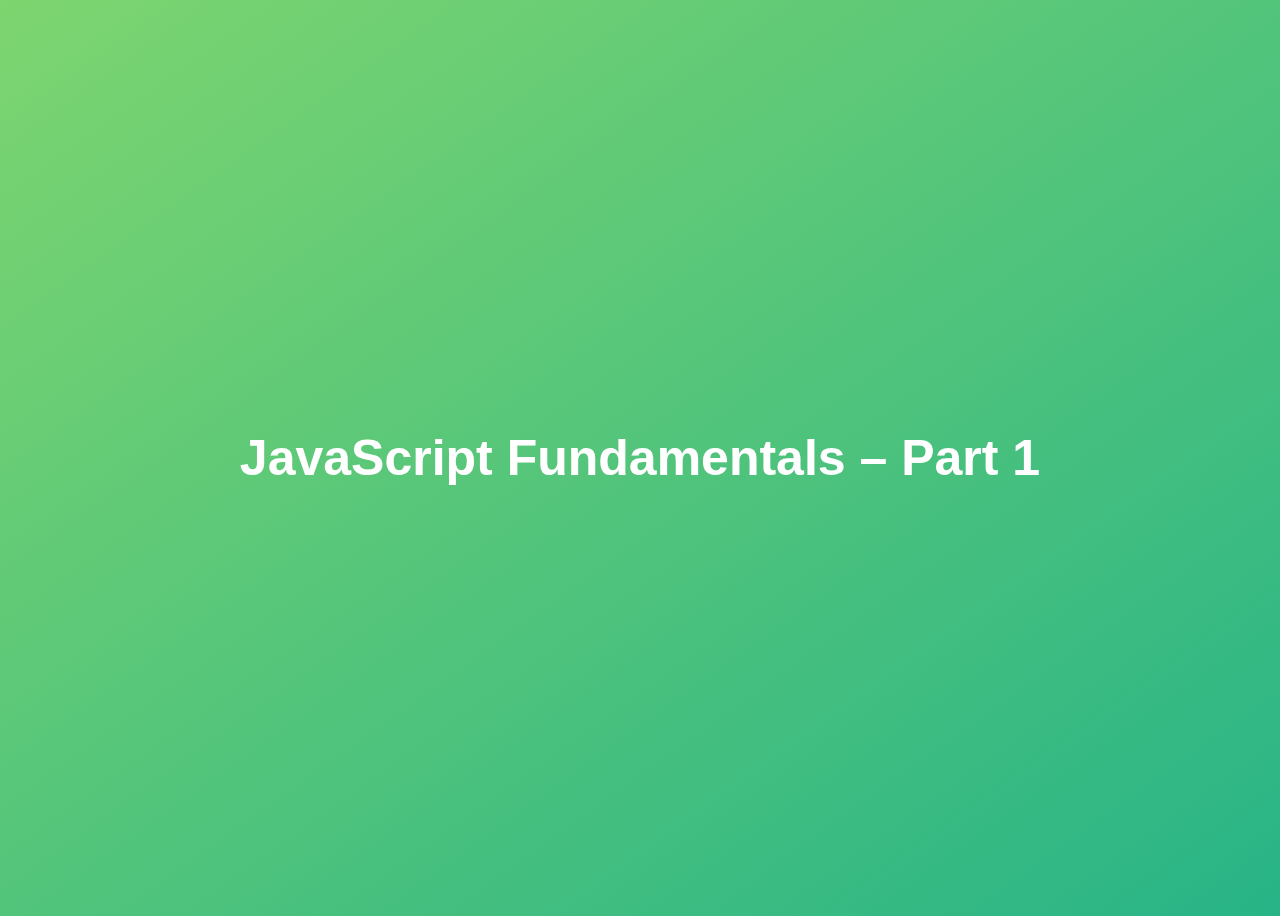
<file: 01-Fundamentals-Part-1/starter/index.html>
<!DOCTYPE html>
<html lang="en">

<head>
  <meta charset="UTF-8" />
  <meta name="viewport" content="width=device-width, initial-scale=1.0" />
  <meta http-equiv="X-UA-Compatible" content="ie=edge" />
  
  <title>JavaScript Fundamentals – Part 1</title>
  <style>
    body {
      height: 100vh;
      display: flex;
      align-items: center;
      background: linear-gradient(to top left, #28b487, #7dd56f);
    }

    h1 {
      font-family: sans-serif;
      font-size: 50px;
      line-height: 1.3;
      width: 100%;
      padding: 30px;
      text-align: center;
      color: white;
    }
  </style>
  <!-- When we write js script within html file it is call inline script. We can also
     move this code into separate file-->

     <!-- For web development javascript need to be attached with an HTML file -->
  
  <!--


  <script>
    let js = 'amazing';//**Learing**Semicolon is not mendatory but it is good practice to write it at the end of line
    if(js === 'amazing'){
      alert('Javascript is fun');
    }
   40+8+23-10;//**Learing**Since we have not told js, where to show this result so this.   will not be at this moment this will not be visible anywhere on page
   console.log(40+8+23-10);//**Learning**Here we told js  to show result of this calculation on console
  </script>

  -->
</head>

<body>
  <h1>JavaScript Fundamentals – Part 1</h1>
 
  <script src="script.js"></script><!--**Learning**Here we are specifing location external js script file-->
  <script src="assignment.js"></script> <!--**Learning** we can add more than one script file in hrml file-->
  <script src="assignment_lecture16.js"></script>
</body>

</html>
</file>
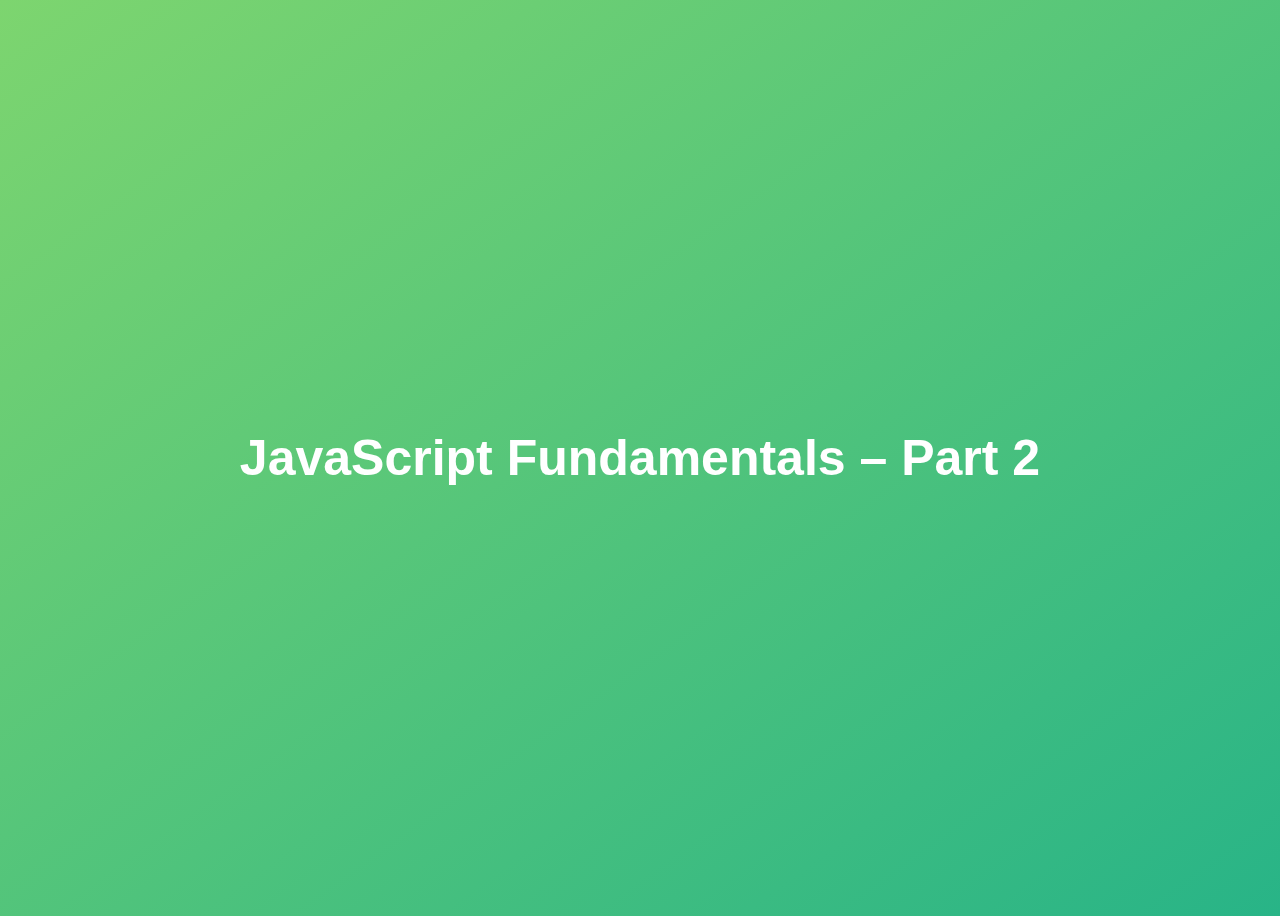
<file: 02-Fundamentals-Part-2/starter/index.html>
<!DOCTYPE html>
<html lang="en">
  <head>
    <meta charset="UTF-8" />
    <meta name="viewport" content="width=device-width, initial-scale=1.0" />
    <meta http-equiv="X-UA-Compatible" content="ie=edge" />
    <title>JavaScript Fundamentals – Part 2</title>
    <style>
      body {
        height: 100vh;
        display: flex;
        align-items: center;
        background: linear-gradient(to top left, #28b487, #7dd56f);
      }
      h1 {
        font-family: sans-serif;
        font-size: 50px;
        line-height: 1.3;
        width: 100%;
        padding: 30px;
        text-align: center;
        color: white;
      }
    </style>
  </head>
  <body>
    <h1>JavaScript Fundamentals – Part 2</h1>
    <script src="fundamental02Script.js"></script>
    <script src="assignmentFundamental02Script.js"></script>
  </body>
</html>
</file>
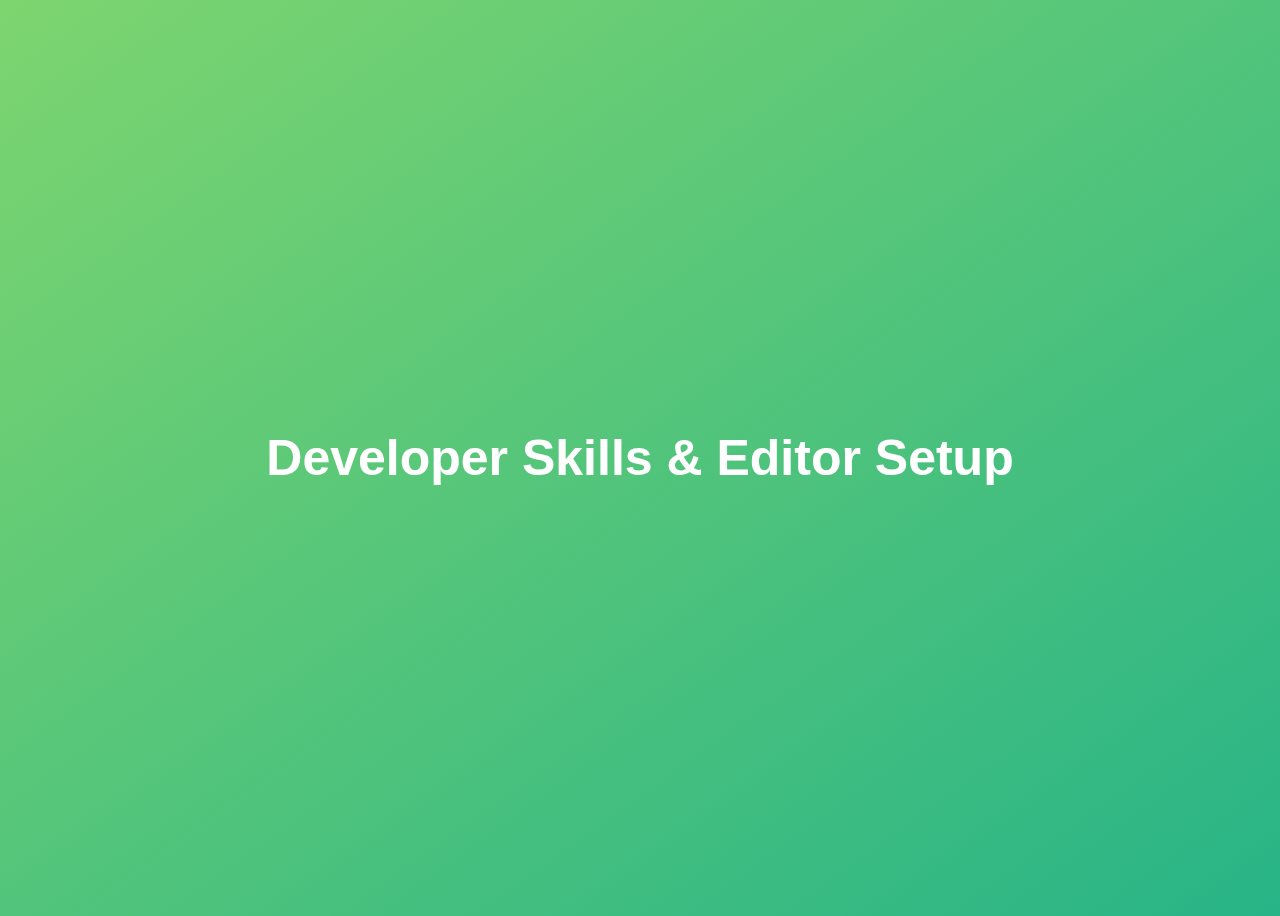
<file: 03-Developer-Skills/starter/index.html>
<!DOCTYPE html>
<html lang="en">
  <head>
    <meta charset="UTF-8" />
    <meta name="viewport" content="width=device-width, initial-scale=1.0" />
    <meta http-equiv="X-UA-Compatible" content="ie=edge" />
    <title>Developer Skills & Editor Setup</title>
    <style>
      body {
        height: 100vh;
        display: flex;
        align-items: center;
        background: linear-gradient(to top left, #28b487, #7dd56f);
      }
      h1 {
        font-family: sans-serif;
        font-size: 50px;
        line-height: 1.3;
        width: 100%;
        padding: 30px;
        text-align: center;
        color: white;
      }
    </style>
  </head>
  <body>
    <h1>Developer Skills & Editor Setup</h1>
    <script src="developerSkills.js"></script>
  </body>
</html>
</file>
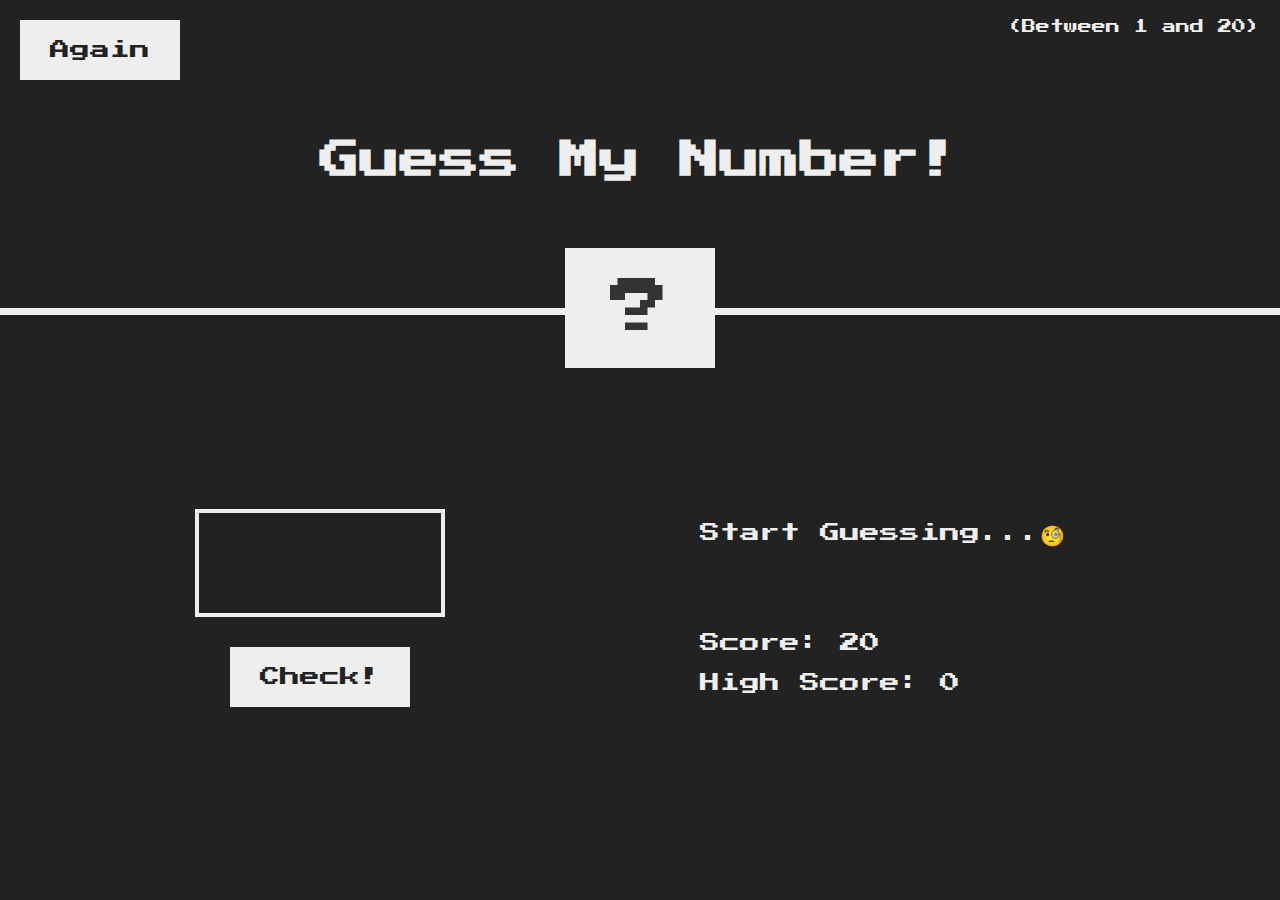
<file: 05-Guess-My-Number/starter/index.html>
<!DOCTYPE html>
<html lang="en">
  <head>
    <!--Things which are not visible on UI and related to page configuration
  comes in head section of HTML file-->
    <meta charset="UTF-8" />
    <meta http-equiv="X-UA-Compatible" content="IE=edge" />
    <meta name="viewport" content="width=device-width, initial-scale=1.0" />
    <link rel="stylesheet" href="style.css" />

    <title>Guess My Number!</title>
  </head>
  <body>
    <header>
      <h1>Guess My Number!</h1>
      <p class="between">(Between 1 and 20)</p>
      <button class="btn again">Again</button>
      <div class="number">?</div>
    </header>

    <main>
      <section class="left">
        <input type="number" class="guess" />
        <button class="btn check">Check!</button>
      </section>
      <section class="right">
        <p class="message">Start Guessing...🧐</p>
        <p class="label-score">Score: <span class="score">20</span></p>
        <p class="label-highscore">
          High Score: <span class="highscore">0</span>
        </p>
      </section>
    </main>
    <script src="script.js"></script>
  </body>
</html>
</file>
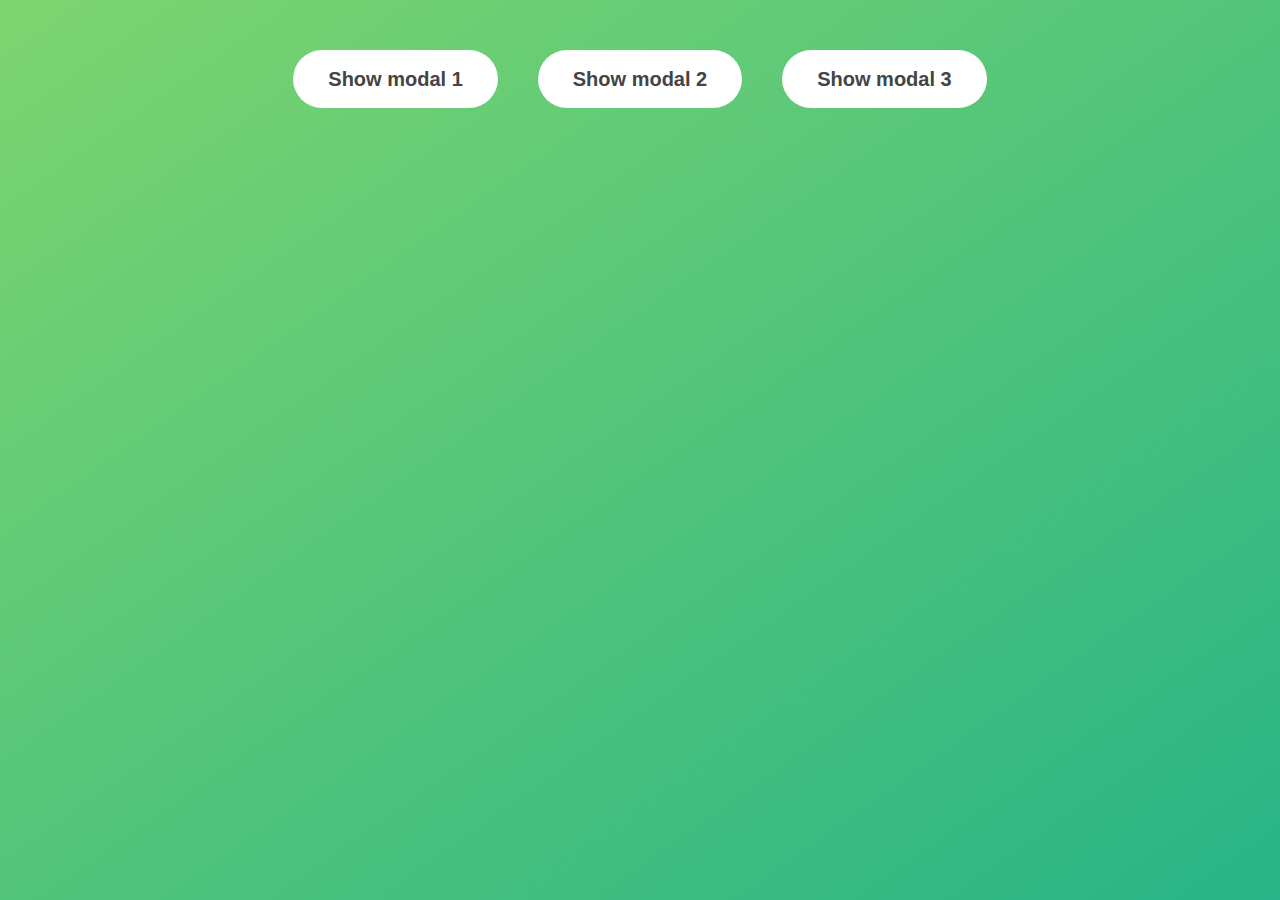
<file: 06-Modal/starter/index.html>
<!DOCTYPE html>
<html lang="en">
  <head>
    <meta charset="UTF-8" />
    <meta name="viewport" content="width=device-width, initial-scale=1.0" />
    <meta http-equiv="X-UA-Compatible" content="ie=edge" />
    <link rel="stylesheet" href="style.css" />
    <title>Modal window</title>
  </head>
  <body>
    <button class="show-modal">Show modal 1</button>
    <button class="show-modal">Show modal 2</button>
    <button class="show-modal">Show modal 3</button>

    <div class="modal hidden">
      <button class="close-modal">&times;</button>
      <h1>I'm a modal window 😍</h1>
      <p>
        Lorem ipsum dolor sit amet, consectetur adipisicing elit, sed do eiusmod
        tempor incididunt ut labore et dolore magna aliqua. Ut enim ad minim
        veniam, quis nostrud exercitation ullamco laboris nisi ut aliquip ex ea
        commodo consequat. Duis aute irure dolor in reprehenderit in voluptate
        velit esse cillum dolore eu fugiat nulla pariatur. Excepteur sint
        occaecat cupidatat non proident, sunt in culpa qui officia deserunt
        mollit anim id est laborum.
      </p>
    </div>
    <div class="overlay hidden"></div>

    <script src="script.js"></script>
  </body>
</html>
</file>
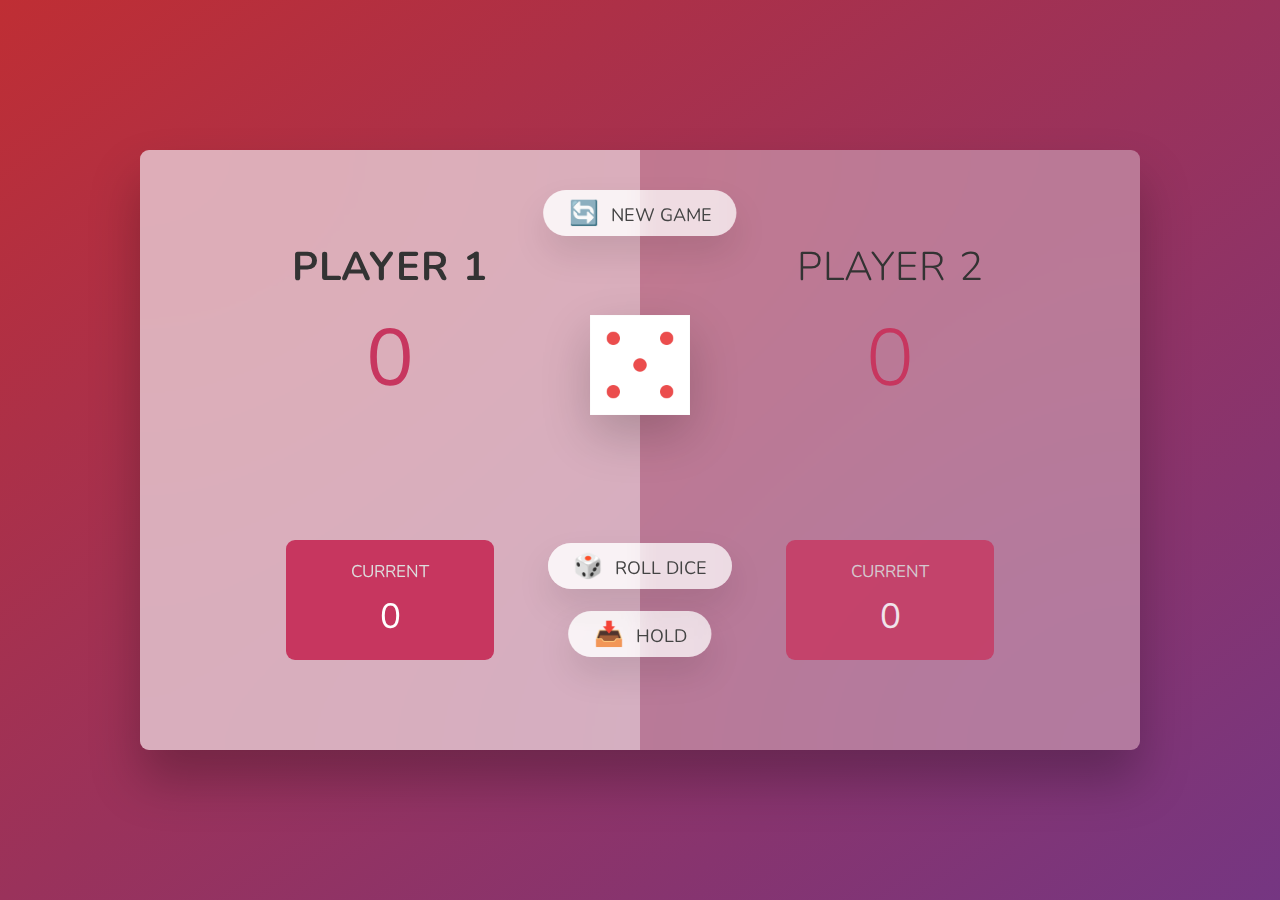
<file: 07-Pig-Game/starter/index.html>
<!DOCTYPE html>
<html lang="en">
  <head>
    <meta charset="UTF-8" />
    <meta name="viewport" content="width=device-width, initial-scale=1.0" />
    <meta http-equiv="X-UA-Compatible" content="ie=edge" />
    <link rel="stylesheet" href="style.css" />
    <title>Pig Game</title>
  </head>
  <body>
    <main>
      <!--**Learning**The <main> HTML element represents the dominant content of the
       <body> of a document. The main content area consists of content that is directly 
       related to or expands upon the central topic of a document, 
       or the central functionality of an application.-->
      <section class="player player--0 player--active">
        <h2 class="name" id="name--0">Player 1</h2>
        <p class="score" id="score--0">0</p>
        <div class="current">
          <p class="current-label">Current</p>
          <p class="current-score" id="current--0">0</p>
        </div>
      </section>
      <section class="player player--1">
        <h2 class="name" id="name--1">Player 2</h2>
        <p class="score" id="score--1">24</p>
        <div class="current">
          <p class="current-label">Current</p>
          <p class="current-score" id="current--1">0</p>
        </div>
      </section>

      <img src="dice-5.png" alt="Playing dice" class="dice" />
      <button class="btn btn--new">🔄 New game</button>
      <button class="btn btn--roll">🎲 Roll dice</button>
      <button class="btn btn--hold">📥 Hold</button>
    </main>
    <script src="script.js"></script>
  </body>
</html>
</file>
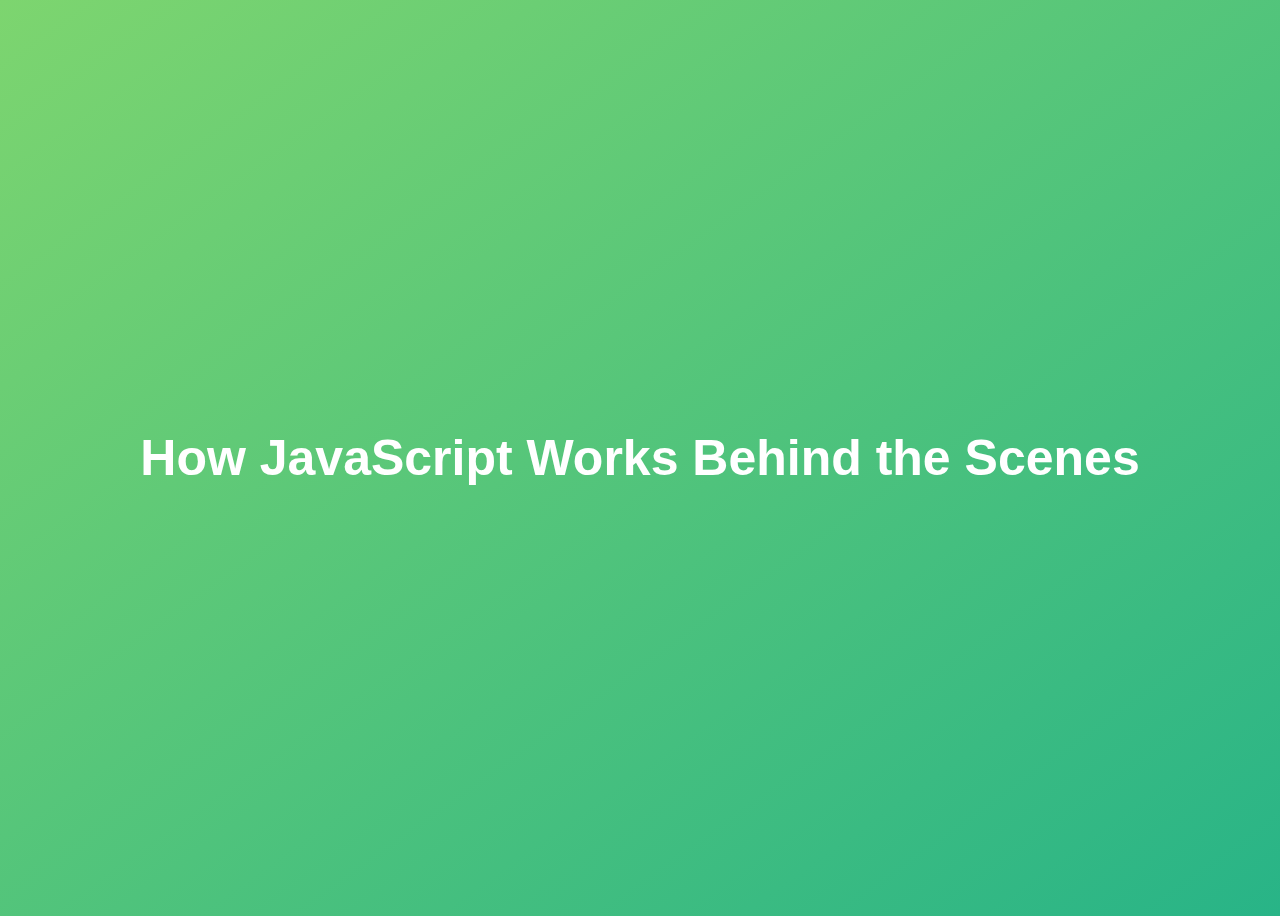
<file: 08-Behind-the-Scenes/starter/index.html>
<!DOCTYPE html>
<html lang="en">
  <head>
    <meta charset="UTF-8" />
    <meta name="viewport" content="width=device-width, initial-scale=1.0" />
    <meta http-equiv="X-UA-Compatible" content="ie=edge" />
    <title>How JavaScript Works Behind the Scenes</title>
    <style>
      body {
        height: 100vh;
        display: flex;
        align-items: center;
        background: linear-gradient(to top left, #28b487, #7dd56f);
      }
      h1 {
        font-family: sans-serif;
        font-size: 50px;
        line-height: 1.3;
        width: 100%;
        padding: 30px;
        text-align: center;
        color: white;
      }
    </style>
  </head>
  <body>
    <h1>How JavaScript Works Behind the Scenes</h1>
    <script src="script.js"></script>
    <script src="scopeChainPractice.js"></script>
    <script src="thisKeyWord.js"></script>
    <script src="hosting.js"></script>
    <script src="primitiveVsObject.js"></script>
  </body>
</html>
</file>
<file: 05-Guess-My-Number/starter/style.css>
@import url('https://fonts.googleapis.com/css?family=Press+Start+2P&display=swap');

* {
  margin: 0;
  padding: 0;
  box-sizing: inherit;
}

html {
  font-size: 62.5%;
  box-sizing: border-box;
}

body {
  font-family: 'Press Start 2P', sans-serif;
  color: #eee;
  background-color: #222;
}

/* LAYOUT */
header {
  position: relative;
  height: 35vh;
  border-bottom: 7px solid #eee;
}

main {
  height: 65vh;
  color: #eee;
  display: flex;
  align-items: center;
  justify-content: space-around;
}

.left {
  width: 52rem;
  display: flex;
  flex-direction: column;
  align-items: center;
}

.right {
  width: 52rem;
  font-size: 2rem;
}

/* ELEMENTS STYLE */
h1 {
  font-size: 4rem;
  text-align: center;
  position: absolute;
  width: 100%;
  top: 52%;
  left: 50%;
  transform: translate(-50%, -50%);
}

.number {
  background: #eee;
  color: #333;
  font-size: 6rem;
  width: 15rem;
  padding: 3rem 0rem;
  text-align: center;
  position: absolute;
  bottom: 0;
  left: 50%;
  transform: translate(-50%, 50%);
}

.between {
  font-size: 1.4rem;
  position: absolute;
  top: 2rem;
  right: 2rem;
}

.again {
  position: absolute;
  top: 2rem;
  left: 2rem;
}

.guess {
  background: none;
  border: 4px solid #eee;
  font-family: inherit;
  color: inherit;
  font-size: 5rem;
  padding: 2.5rem;
  width: 25rem;
  text-align: center;
  display: block;
  margin-bottom: 3rem;
}

.btn {
  border: none;
  background-color: #eee;
  color: #222;
  font-size: 2rem;
  font-family: inherit;
  padding: 2rem 3rem;
  cursor: pointer;
}

.btn:hover {
  background-color: #ccc;
}

.message {
  margin-bottom: 8rem;
  height: 3rem;
}

.label-score {
  margin-bottom: 2rem;
}
</file>
<file: 06-Modal/starter/style.css>
* {
  margin: 0;
  padding: 0;
  box-sizing: inherit;
}

html {
  font-size: 62.5%;
  box-sizing: border-box;
}

body {
  font-family: sans-serif;
  color: #333;
  line-height: 1.5;
  height: 100vh;
  position: relative;
  display: flex;
  align-items: flex-start;
  justify-content: center;
  background: linear-gradient(to top left, #28b487, #7dd56f);
}

.show-modal {
  font-size: 2rem;
  font-weight: 600;
  padding: 1.75rem 3.5rem;
  margin: 5rem 2rem;
  border: none;
  background-color: #fff;
  color: #444;
  border-radius: 10rem;
  cursor: pointer;
}

.close-modal {
  position: absolute;
  top: 1.2rem;
  right: 2rem;
  font-size: 5rem;
  color: #333;
  cursor: pointer;
  border: none;
  background: none;
}

h1 {
  font-size: 2.5rem;
  margin-bottom: 2rem;
}

p {
  font-size: 1.8rem;
}

/* -------------------------- */
/* CLASSES TO MAKE MODAL WORK */
/*Here this hidden class is making modal invisible by using display: none. In JS we are removing this class
from modal to show it when user is clicking on 'Show Modal' button */
.hidden {
  display: none;
}

.modal {
  position: absolute;
  top: 50%;
  left: 50%;
  transform: translate(-50%, -50%);
  width: 70%;

  background-color: white;
  padding: 6rem;
  border-radius: 5px;
  box-shadow: 0 3rem 5rem rgba(0, 0, 0, 0.3);
  z-index: 10;
}

.overlay {
  position: absolute;
  top: 0;
  left: 0;
  width: 100%;
  height: 100%;
  background-color: rgba(0, 0, 0, 0.6);
  backdrop-filter: blur(3px);
  z-index: 5;
}
</file>
<file: 07-Pig-Game/starter/style.css>
@import url('https://fonts.googleapis.com/css2?family=Nunito&display=swap');

* {
  margin: 0;
  padding: 0;
  box-sizing: inherit;
}

html {
  font-size: 62.5%;
  box-sizing: border-box;
}

body {
  font-family: 'Nunito', sans-serif;
  font-weight: 400;
  height: 100vh;
  color: #333;
  background-image: linear-gradient(to top left, #753682 0%, #bf2e34 100%);
  display: flex;
  align-items: center;
  justify-content: center;
}

/* LAYOUT */
main {
  position: relative;
  width: 100rem;
  height: 60rem;
  background-color: rgba(255, 255, 255, 0.35);
  backdrop-filter: blur(200px);
  filter: blur();
  box-shadow: 0 3rem 5rem rgba(0, 0, 0, 0.25);
  border-radius: 9px;
  overflow: hidden;
  display: flex;
}

.player {
  flex: 50%;
  padding: 9rem;
  display: flex;
  flex-direction: column;
  align-items: center;
  transition: all 0.75s;
}

/* ELEMENTS */
.name {
  position: relative;
  font-size: 4rem;
  text-transform: uppercase;
  letter-spacing: 1px;
  word-spacing: 2px;
  font-weight: 300;
  margin-bottom: 1rem;
}

.score {
  font-size: 8rem;
  font-weight: 300;
  color: #c7365f;
  margin-bottom: auto;
}

.player--active {
  background-color: rgba(255, 255, 255, 0.4);
}
.player--active .name {
  font-weight: 700;
}
.player--active .score {
  font-weight: 400;
}

.player--active .current {
  opacity: 1;
}

.current {
  background-color: #c7365f;
  opacity: 0.8;
  border-radius: 9px;
  color: #fff;
  width: 65%;
  padding: 2rem;
  text-align: center;
  transition: all 0.75s;
}

.current-label {
  text-transform: uppercase;
  margin-bottom: 1rem;
  font-size: 1.7rem;
  color: #ddd;
}

.current-score {
  font-size: 3.5rem;
}

/* ABSOLUTE POSITIONED ELEMENTS */
.btn {
  position: absolute;
  left: 50%;
  transform: translateX(-50%);
  color: #444;
  background: none;
  border: none;
  font-family: inherit;
  font-size: 1.8rem;
  text-transform: uppercase;
  cursor: pointer;
  font-weight: 400;
  transition: all 0.2s;

  background-color: white;
  background-color: rgba(255, 255, 255, 0.6);
  backdrop-filter: blur(10px);

  padding: 0.7rem 2.5rem;
  border-radius: 50rem;
  box-shadow: 0 1.75rem 3.5rem rgba(0, 0, 0, 0.1);
}

.btn::first-letter {
  font-size: 2.4rem;
  display: inline-block;
  margin-right: 0.7rem;
}

.btn--new {
  top: 4rem;
}
.btn--roll {
  top: 39.3rem;
}
.btn--hold {
  top: 46.1rem;
}

.btn:active {
  transform: translate(-50%, 3px);
  box-shadow: 0 1rem 2rem rgba(0, 0, 0, 0.15);
}

.btn:focus {
  outline: none;
}

.dice {
  position: absolute;
  left: 50%;
  top: 16.5rem;
  transform: translateX(-50%);
  height: 10rem;
  box-shadow: 0 2rem 5rem rgba(0, 0, 0, 0.2);
}

.player--winner {
  background-color: #2f2f2f;
}

.player--winner .name {
  font-weight: 700;
  color: #c7365f;
}

.hidden {
  display: none;
}
</file>
